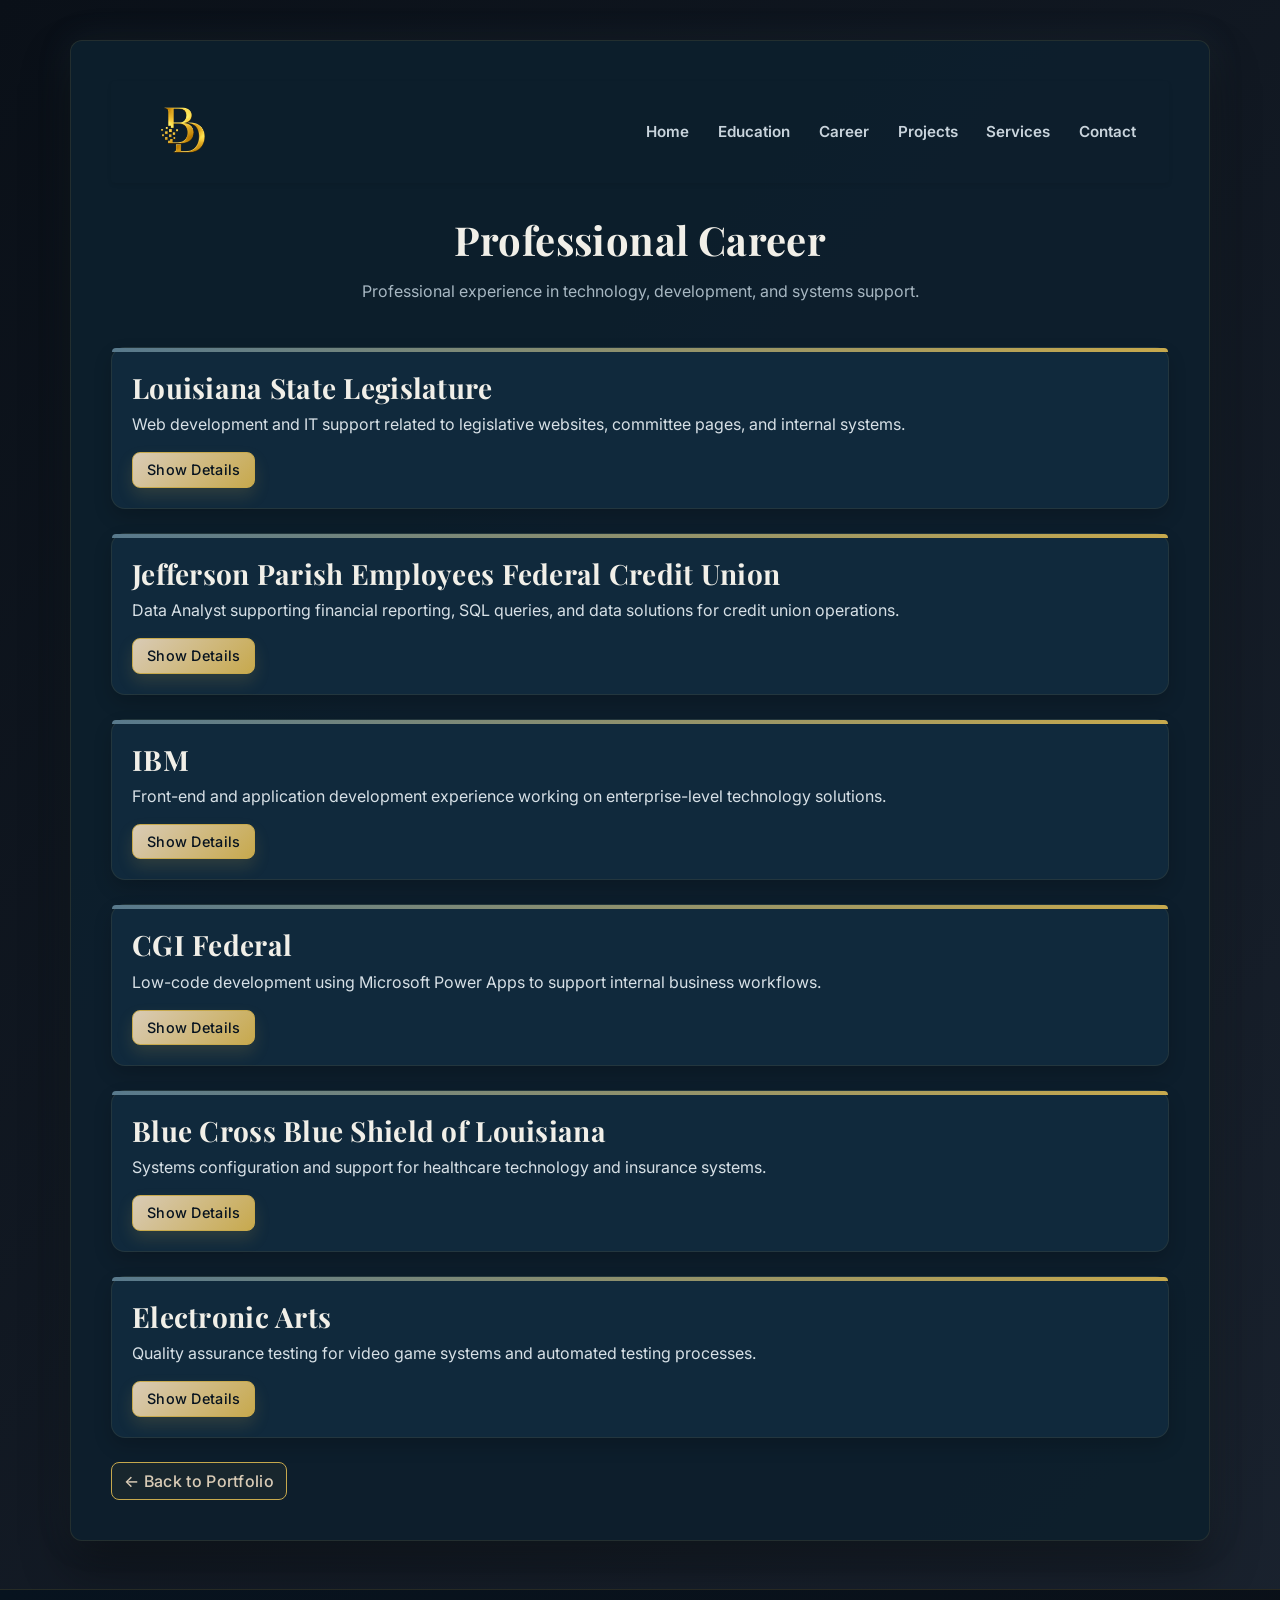
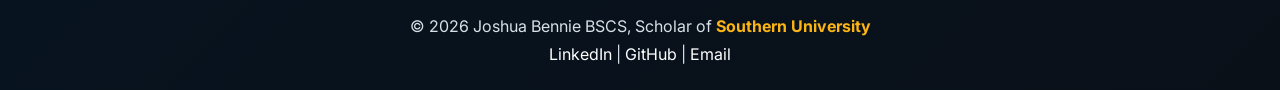
<file: career.html>
<!DOCTYPE html>
<html lang="en">
<head>
<meta charset="UTF-8">
<meta name="viewport" content="width=device-width, initial-scale=1.0">
<title>Professional Career | Joshua Bennie</title>


  <link rel="icon" type="image/png" sizes="512x512" href="images/branding/favicon-512.png">
  <link rel="apple-touch-icon" href="images/branding/favicon-512.png">
  <link
rel="stylesheet"
href="https://cdn.jsdelivr.net/npm/bootstrap@4.6.2/dist/css/bootstrap.min.css"
>

<link rel="stylesheet" href="styles.css">
</head>

<body>

<div class="container main-container">

    <nav class="navbar navbar-expand-lg navbar-light bg-white rounded shadow-sm mb-4">

  <a class="navbar-brand brand-logo d-flex align-items-center" href="index.html" aria-label="Bennie's Digital Solutions home">
        <img
          src="images/branding/bd-mark.png"
          class="brand-logo__image"
          alt="Bennie's Digital Solutions mark"
        >
      </a>

  <button
    class="navbar-toggler"
    type="button"
    data-toggle="collapse"
    data-target="#mainNavbar"
    aria-controls="mainNavbar"
    aria-expanded="false"
    aria-label="Toggle navigation"
  >
    <span class="navbar-toggler-icon"></span>
  </button>

  <div class="collapse navbar-collapse" id="mainNavbar">
    <ul class="navbar-nav ml-auto">

      <li class="nav-item">
        <a class="nav-link" href="index.html">Home</a>
      </li>

      <li class="nav-item">
        <a class="nav-link" href="education.html">Education</a>
      </li>

      <li class="nav-item">
        <a class="nav-link" href="career.html">Career</a>
      </li>

      <li class="nav-item">
        <a class="nav-link" href="projects.html">Projects</a>
      </li>

      <li class="nav-item">
        <a class="nav-link" href="services.html">Services</a>
      </li>

      <li class="nav-item">
        <a class="nav-link" href="mailto:joshua.abennie@gmail.com">
          Contact
        </a>
      </li>

    </ul>
  </div>

</nav>

<header class="mb-4 text-center">
<h1 class="mb-3">Professional Career</h1>
<p class="text-muted mb-0">
Professional experience in technology, development, and systems support.
</p>
</header>

<main>

<div class="card mb-4">
<div class="card-body">

<h3>Louisiana State Legislature</h3>
<p>
Web development and IT support related to legislative websites, committee pages, and internal systems.
</p>

<button class="btn btn-primary"
type="button"
data-toggle="collapse"
data-target="#legislatureDetails">

Show Details
</button>

<div class="collapse mt-3" id="legislatureDetails">
<div class="card card-body detail-box">
<ul class="mb-0">
<li>Maintained and supported legislative web pages and committee documentation.</li>
<li>Worked with database queries and backend systems to support public-facing content.</li>
<li>Assisted with technical updates and system improvements for legislative platforms.</li>
</ul>
</div>
</div>

</div>
</div>


<div class="card mb-4">
  <div class="card-body">

    <h3>Jefferson Parish Employees Federal Credit Union</h3>
    <p>
      Data Analyst supporting financial reporting, SQL queries, and data solutions
      for credit union operations.
    </p>

    <button
      class="btn btn-primary"
      type="button"
      data-toggle="collapse"
      data-target="#jpefcuDetails"
      aria-expanded="false"
      aria-controls="jpefcuDetails"
    >
      Show Details
    </button>

    <div class="collapse mt-3" id="jpefcuDetails">
      <div class="card card-body detail-box">
        <ul class="mb-0">
          <li>Developed SQL queries and reports using Symitar and PowerOn.</li>
          <li>Built operational and regulatory reports for membership and loan data.</li>
          <li>Analyzed financial system data to support internal decision-making.</li>
          <li>Worked with ARCU database views to extract and validate financial information.</li>
          <li>Improved reporting accuracy and data accessibility for internal teams.</li>
        </ul>
      </div>
    </div>

  </div>
</div>


<div class="card mb-4">
<div class="card-body">

<h3>IBM</h3>
<p>
Front-end and application development experience working on enterprise-level technology solutions.
</p>

<button class="btn btn-primary"
type="button"
data-toggle="collapse"
data-target="#ibmDetails">

Show Details
</button>

<div class="collapse mt-3" id="ibmDetails">
<div class="card card-body detail-box">
<ul class="mb-0">
<li>Developed front-end components using modern web technologies.</li>
<li>Collaborated with development teams on enterprise application features.</li>
<li>Supported debugging, testing, and deployment of application updates.</li>
</ul>
</div>
</div>

</div>
</div>


<div class="card mb-4">
<div class="card-body">

<h3>CGI Federal</h3>
<p>
Low-code development using Microsoft Power Apps to support internal business workflows.
</p>

<button class="btn btn-primary"
type="button"
data-toggle="collapse"
data-target="#cgiDetails">

Show Details
</button>

<div class="collapse mt-3" id="cgiDetails">
<div class="card card-body detail-box">
<ul class="mb-0">
<li>Designed business applications using Microsoft Power Apps.</li>
<li>Translated business requirements into functional application designs.</li>
<li>Worked with teams to streamline internal workflows using low-code tools.</li>
</ul>
</div>
</div>

</div>
</div>


<div class="card mb-4">
<div class="card-body">

<h3>Blue Cross Blue Shield of Louisiana</h3>
<p>
Systems configuration and support for healthcare technology and insurance systems.
</p>

<button class="btn btn-primary"
type="button"
data-toggle="collapse"
data-target="#bcbsDetails">

Show Details
</button>

<div class="collapse mt-3" id="bcbsDetails">
<div class="card card-body detail-box">
<ul class="mb-0">
<li>Configured and maintained system components supporting healthcare applications.</li>
<li>Supported internal teams with technical troubleshooting and system updates.</li>
<li>Worked with sensitive insurance and patient-related system data.</li>
</ul>
</div>
</div>

</div>
</div>


<div class="card mb-4">
<div class="card-body">

<h3>Electronic Arts</h3>
<p>
Quality assurance testing for video game systems and automated testing processes.
</p>

<button class="btn btn-primary"
type="button"
data-toggle="collapse"
data-target="#eaDetails">

Show Details
</button>

<div class="collapse mt-3" id="eaDetails">
<div class="card card-body detail-box">
<ul class="mb-0">
<li>Performed quality assurance testing on game builds.</li>
<li>Logged bugs and system issues during gameplay testing.</li>
<li>Worked with development teams to identify and reproduce defects.</li>
</ul>
</div>
</div>

</div>
</div>


<a href="index.html" class="btn btn-outline-primary">← Back to Portfolio</a>

</main>

</div>

<footer class="bg-dark text-white mt-5 py-4">
  <div class="container text-center">
    <p class="mb-1">&copy; 2026 Joshua Bennie BSCS, Scholar of <span class="school-link-su">Southern University</span></p>
    <p class="mb-0">
      <a href="https://www.linkedin.com/in/joshua-bennie-558bb122a/" target="_blank" class="text-white">LinkedIn</a>
      |
      <a href="https://github.com/your-github" target="_blank" class="text-white">GitHub</a>
      |
      <a href="mailto:joshua.abennie@gmail.com" class="text-white">Email</a>
    </p>
  </div>
</footer>

<script src="https://cdn.jsdelivr.net/npm/jquery@3.5.1/dist/jquery.slim.min.js"></script>
<script src="https://cdn.jsdelivr.net/npm/bootstrap@4.6.2/dist/js/bootstrap.bundle.min.js"></script>

</body>
</html>
</file>
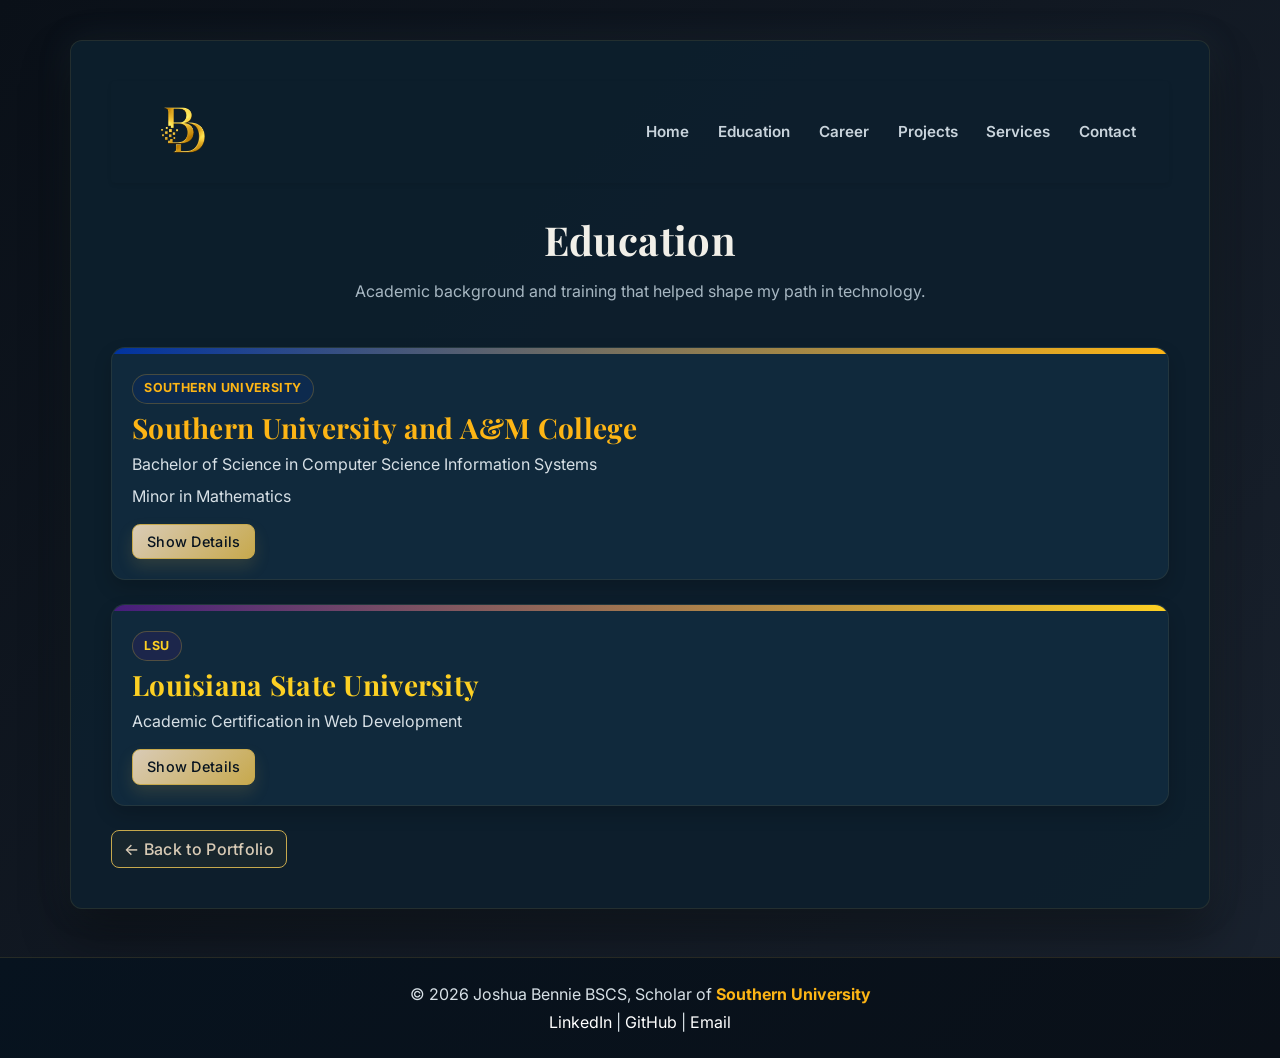
<file: education.html>
<!DOCTYPE html>
<html lang="en">
<head>
  <meta charset="UTF-8">
  <meta name="viewport" content="width=device-width, initial-scale=1.0">
  <title>Education | Joshua Bennie</title>


  <link rel="icon" type="image/png" sizes="512x512" href="images/branding/favicon-512.png">
  <link rel="apple-touch-icon" href="images/branding/favicon-512.png">
  <link
    rel="stylesheet"
    href="https://cdn.jsdelivr.net/npm/bootstrap@4.6.2/dist/css/bootstrap.min.css"
  >

  <link rel="stylesheet" href="styles.css">
</head>

<body>

  <div class="container main-container">

    <nav class="navbar navbar-expand-lg navbar-light bg-white rounded shadow-sm mb-4">

  <a class="navbar-brand brand-logo d-flex align-items-center" href="index.html" aria-label="Bennie's Digital Solutions home">
        <img
          src="images/branding/bd-mark.png"
          class="brand-logo__image"
          alt="Bennie's Digital Solutions mark"
        >
      </a>

  <button
    class="navbar-toggler"
    type="button"
    data-toggle="collapse"
    data-target="#mainNavbar"
    aria-controls="mainNavbar"
    aria-expanded="false"
    aria-label="Toggle navigation"
  >
    <span class="navbar-toggler-icon"></span>
  </button>

  <div class="collapse navbar-collapse" id="mainNavbar">
    <ul class="navbar-nav ml-auto">

      <li class="nav-item">
        <a class="nav-link" href="index.html">Home</a>
      </li>

      <li class="nav-item">
        <a class="nav-link" href="education.html">Education</a>
      </li>

      <li class="nav-item">
        <a class="nav-link" href="career.html">Career</a>
      </li>

      <li class="nav-item">
        <a class="nav-link" href="projects.html">Projects</a>
      </li>

      <li class="nav-item">
        <a class="nav-link" href="services.html">Services</a>
      </li>

      <li class="nav-item">
        <a class="nav-link" href="mailto:joshua.abennie@gmail.com">
          Contact
        </a>
      </li>

    </ul>
  </div>

</nav>

    <header class="mb-4 text-center">
      <h1 class="mb-3">Education</h1>
      <p class="text-muted mb-0">
        Academic background and training that helped shape my path in technology.
      </p>
    </header>

    <main>

      <div class="card school-card school-su mb-4">
        <div class="card-body">
          <span class="school-label school-label-su mb-2">Southern University</span>
          <h3 class="school-name-su">Southern University and A&amp;M College</h3>
          <p class="mb-2">
            Bachelor of Science in Computer Science Information Systems
          </p>
          <p class="mb-3">
            Minor in Mathematics
          </p>

          <button
            class="btn btn-primary"
            type="button"
            data-toggle="collapse"
            data-target="#southernDetails"
            aria-expanded="false"
            aria-controls="southernDetails"
          >
            Show Details
          </button>

          <div class="collapse mt-3" id="southernDetails">
            <div class="card card-body bg-light">
              <ul class="mb-0">
                <li>Completed a Bachelor of Science in Computer Science Information Systems.</li>
                <li>Built a foundation in programming, systems analysis, and technical problem-solving.</li>
                <li>Strengthened analytical skills through a Minor in Mathematics.</li>
                <li>Developed academic preparation for software, data, and systems-focused work.</li>
              </ul>
            </div>
          </div>
        </div>
      </div>

      <div class="card school-card school-lsu mb-4">
        <div class="card-body">
          <span class="school-label school-label-lsu mb-2">LSU</span>
          <h3 class="school-name-lsu">Louisiana State University</h3>
          <p class="mb-3">
            Academic Certification in Web Development
          </p>

          <button
            class="btn btn-primary"
            type="button"
            data-toggle="collapse"
            data-target="#lsuDetails"
            aria-expanded="false"
            aria-controls="lsuDetails"
          >
            Show Details
          </button>

          <div class="collapse mt-3" id="lsuDetails">
            <div class="card card-body bg-light">
              <ul class="mb-0">
                <li>Completed academic training in web development.</li>
                <li>Strengthened knowledge of front-end structure and design concepts.</li>
                <li>Built skills in creating and styling responsive web interfaces.</li>
                <li>Added practical web-focused training to a broader computer science background.</li>
              </ul>
            </div>
          </div>
        </div>
      </div>

      <a href="index.html" class="btn btn-outline-primary">&larr; Back to Portfolio</a>

    </main>

  </div>

  <footer class="bg-dark text-white mt-5 py-4">
  <div class="container text-center">
    <p class="mb-1">&copy; 2026 Joshua Bennie BSCS, Scholar of <span class="school-link-su">Southern University</span></p>
    <p class="mb-0">
      <a href="https://www.linkedin.com/in/joshua-bennie-558bb122a/" target="_blank" class="text-white">LinkedIn</a>
      |
      <a href="https://github.com/your-github" target="_blank" class="text-white">GitHub</a>
      |
      <a href="mailto:joshua.abennie@gmail.com" class="text-white">Email</a>
    </p>
  </div>
</footer>

  <script src="https://cdn.jsdelivr.net/npm/jquery@3.5.1/dist/jquery.slim.min.js"></script>
  <script src="https://cdn.jsdelivr.net/npm/bootstrap@4.6.2/dist/js/bootstrap.bundle.min.js"></script>

</body>
</html>
</file>
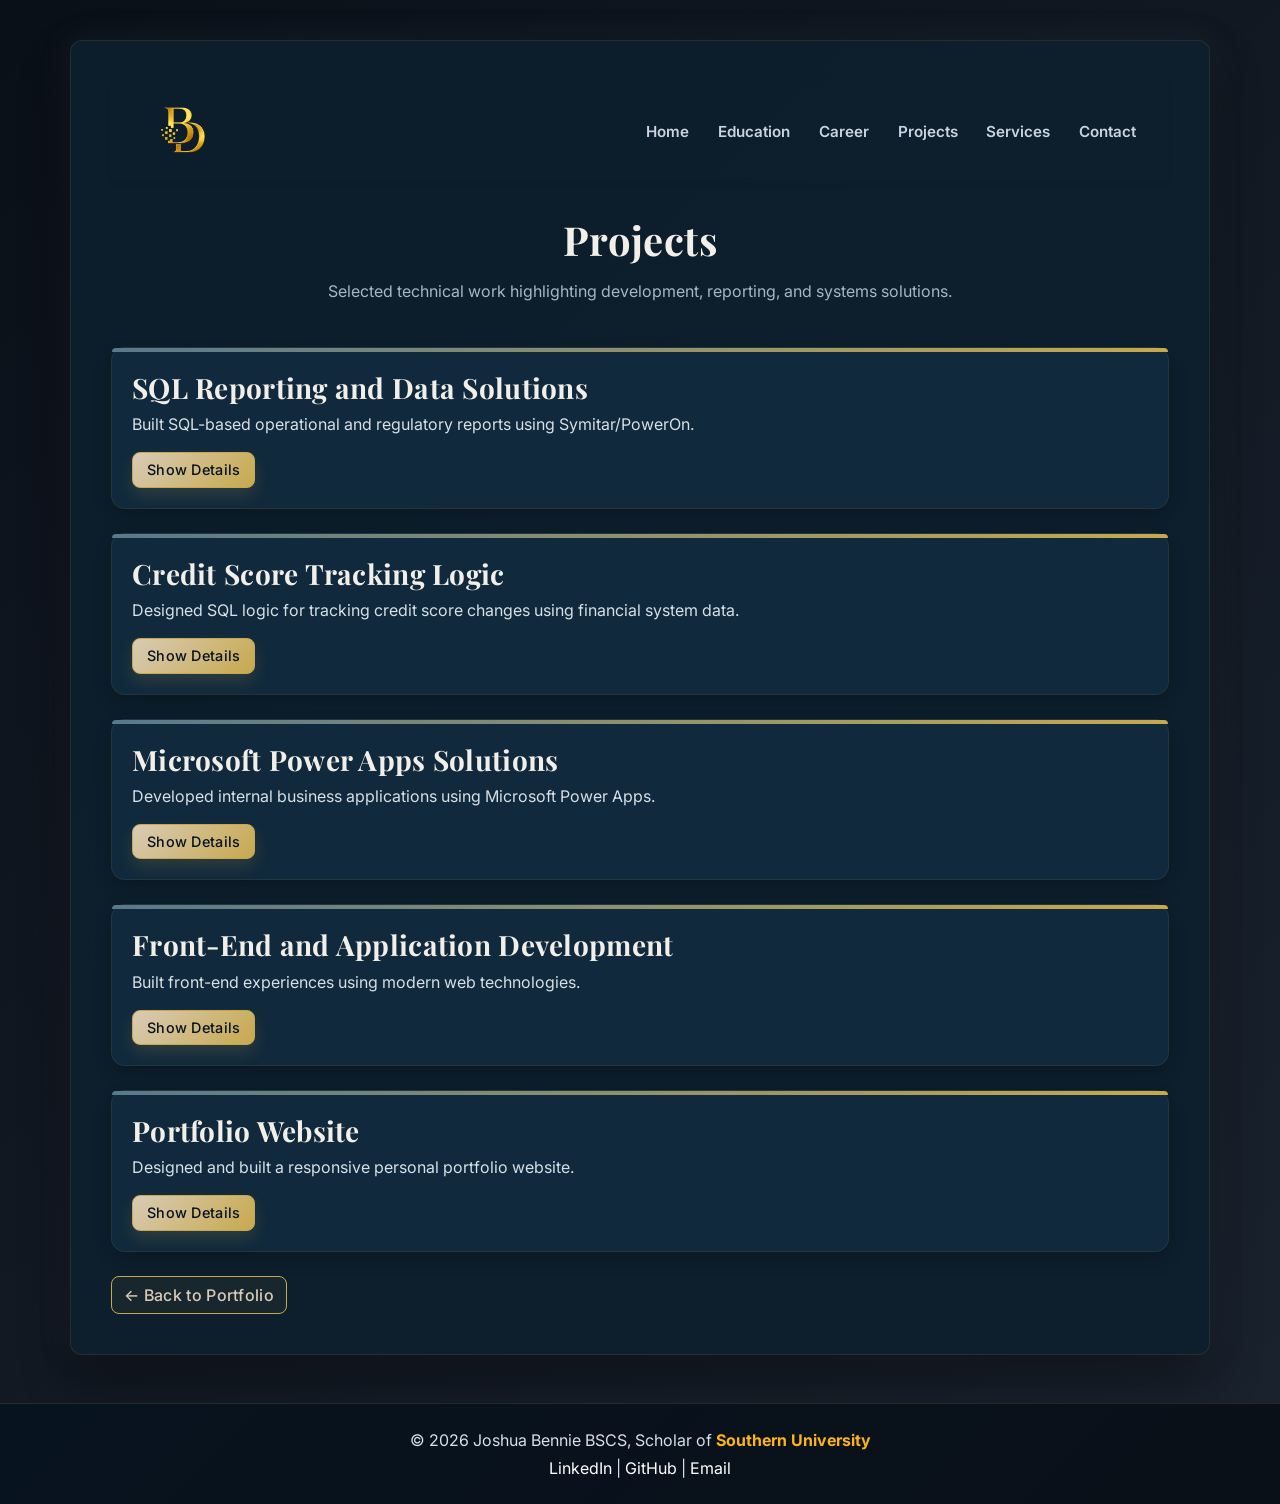
<file: projects.html>
<!DOCTYPE html>
<html lang="en">
<head>
<meta charset="UTF-8">
<meta name="viewport" content="width=device-width, initial-scale=1.0">
<title>Projects | Joshua Bennie</title>


  <link rel="icon" type="image/png" sizes="512x512" href="images/branding/favicon-512.png">
  <link rel="apple-touch-icon" href="images/branding/favicon-512.png">
  <link
rel="stylesheet"
href="https://cdn.jsdelivr.net/npm/bootstrap@4.6.2/dist/css/bootstrap.min.css"
>

<link rel="stylesheet" href="styles.css">
</head>

<body>
    

<div class="container main-container">

    <nav class="navbar navbar-expand-lg navbar-light bg-white rounded shadow-sm mb-4">

  <a class="navbar-brand brand-logo d-flex align-items-center" href="index.html" aria-label="Bennie's Digital Solutions home">
        <img
          src="images/branding/bd-mark.png"
          class="brand-logo__image"
          alt="Bennie's Digital Solutions mark"
        >
      </a>

  <button
    class="navbar-toggler"
    type="button"
    data-toggle="collapse"
    data-target="#mainNavbar"
    aria-controls="mainNavbar"
    aria-expanded="false"
    aria-label="Toggle navigation"
  >
    <span class="navbar-toggler-icon"></span>
  </button>

  <div class="collapse navbar-collapse" id="mainNavbar">
    <ul class="navbar-nav ml-auto">

      <li class="nav-item">
        <a class="nav-link" href="index.html">Home</a>
      </li>

      <li class="nav-item">
        <a class="nav-link" href="education.html">Education</a>
      </li>

      <li class="nav-item">
        <a class="nav-link" href="career.html">Career</a>
      </li>

      <li class="nav-item">
        <a class="nav-link" href="projects.html">Projects</a>
      </li>

      <li class="nav-item">
        <a class="nav-link" href="services.html">Services</a>
      </li>

      <li class="nav-item">
        <a class="nav-link" href="mailto:joshua.abennie@gmail.com">
          Contact
        </a>
      </li>

    </ul>
  </div>

</nav>

<header class="mb-4 text-center">
<h1 class="mb-3">Projects</h1>
<p class="text-muted mb-0">
Selected technical work highlighting development, reporting, and systems solutions.
</p>
</header>

<main>


<div class="card mb-4">
<div class="card-body">

<h3>SQL Reporting and Data Solutions</h3>
<p>
Built SQL-based operational and regulatory reports using Symitar/PowerOn.
</p>

<button class="btn btn-primary"
type="button"
data-toggle="collapse"
data-target="#sqlProject">

Show Details
</button>

<div class="collapse mt-3" id="sqlProject">
<div class="card card-body detail-box">
<ul class="mb-0">
<li>Developed advanced SQL queries across ARCU database views.</li>
<li>Generated operational reports including membership and loan data.</li>
<li>Created automated data extracts used for compliance and internal reporting.</li>
<li>Improved report efficiency and accuracy for financial system analysis.</li>
</ul>
</div>
</div>

</div>
</div>


<div class="card mb-4">
<div class="card-body">

<h3>Credit Score Tracking Logic</h3>
<p>
Designed SQL logic for tracking credit score changes using financial system data.
</p>

<button class="btn btn-primary"
type="button"
data-toggle="collapse"
data-target="#creditProject">

Show Details
</button>

<div class="collapse mt-3" id="creditProject">
<div class="card card-body detail-box">
<ul class="mb-0">
<li>Used ARCU Type-35 data to capture and analyze credit score updates.</li>
<li>Developed queries to monitor changes over time.</li>
<li>Helped support internal reporting accuracy for financial analytics.</li>
</ul>
</div>
</div>

</div>
</div>


<div class="card mb-4">
<div class="card-body">

<h3>Microsoft Power Apps Solutions</h3>
<p>
Developed internal business applications using Microsoft Power Apps.
</p>

<button class="btn btn-primary"
type="button"
data-toggle="collapse"
data-target="#powerAppsProject">

Show Details
</button>

<div class="collapse mt-3" id="powerAppsProject">
<div class="card card-body detail-box">
<ul class="mb-0">
<li>Designed responsive low-code applications for internal workflows.</li>
<li>Translated business requirements into functional application designs.</li>
<li>Improved operational efficiency through digital automation tools.</li>
</ul>
</div>
</div>

</div>
</div>


<div class="card mb-4">
<div class="card-body">

<h3>Front-End and Application Development</h3>
<p>
Built front-end experiences using modern web technologies.
</p>

<button class="btn btn-primary"
type="button"
data-toggle="collapse"
data-target="#frontendProject">

Show Details
</button>

<div class="collapse mt-3" id="frontendProject">
<div class="card card-body detail-box">
<ul class="mb-0">
<li>Developed interfaces using HTML, CSS, JavaScript, and Bootstrap.</li>
<li>Worked with React and PostgreSQL for application development.</li>
<li>Built responsive layouts and interactive UI components.</li>
</ul>
</div>
</div>

</div>
</div>


<div class="card mb-4">
<div class="card-body">

<h3>Portfolio Website</h3>
<p>
Designed and built a responsive personal portfolio website.
</p>

<button class="btn btn-primary"
type="button"
data-toggle="collapse"
data-target="#portfolioProject">

Show Details
</button>

<div class="collapse mt-3" id="portfolioProject">
<div class="card card-body detail-box">
<ul class="mb-0">
<li>Built with HTML, CSS, Bootstrap, and responsive design principles.</li>
<li>Created structured pages for education, career, and project highlights.</li>
<li>Implemented expandable sections for detailed content.</li>
</ul>
</div>
</div>

</div>
</div>


<a href="index.html" class="btn btn-outline-primary">← Back to Portfolio</a>

</main>

</div>

<footer class="bg-dark text-white mt-5 py-4">
  <div class="container text-center">
    <p class="mb-1">&copy; 2026 Joshua Bennie BSCS, Scholar of <span class="school-link-su">Southern University</span></p>
    <p class="mb-0">
      <a href="https://www.linkedin.com/in/joshua-bennie-558bb122a/" target="_blank" class="text-white">LinkedIn</a>
      |
      <a href="https://github.com/your-github" target="_blank" class="text-white">GitHub</a>
      |
      <a href="mailto:joshua.abennie@gmail.com" class="text-white">Email</a>
    </p>
  </div>
</footer>

<script src="https://cdn.jsdelivr.net/npm/jquery@3.5.1/dist/jquery.slim.min.js"></script>
<script src="https://cdn.jsdelivr.net/npm/bootstrap@4.6.2/dist/js/bootstrap.bundle.min.js"></script>

</body>
</html>
</file>
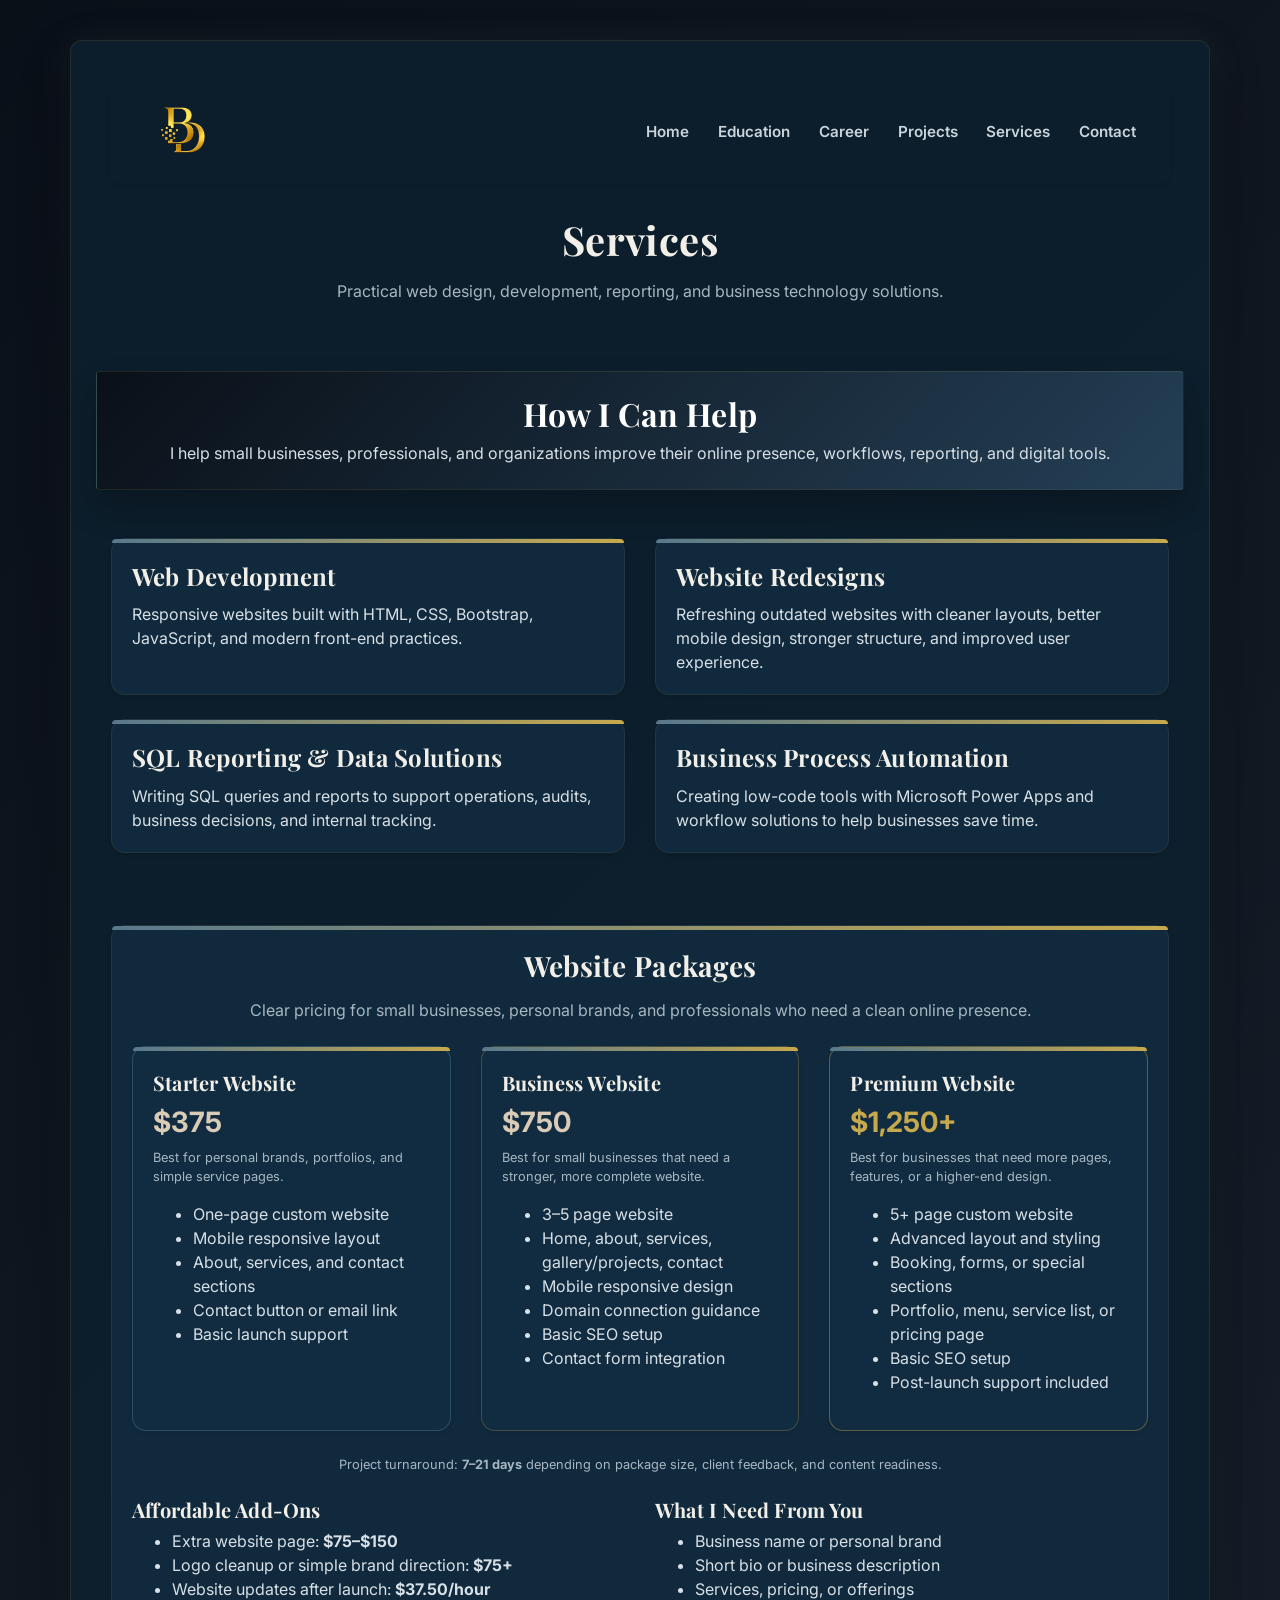
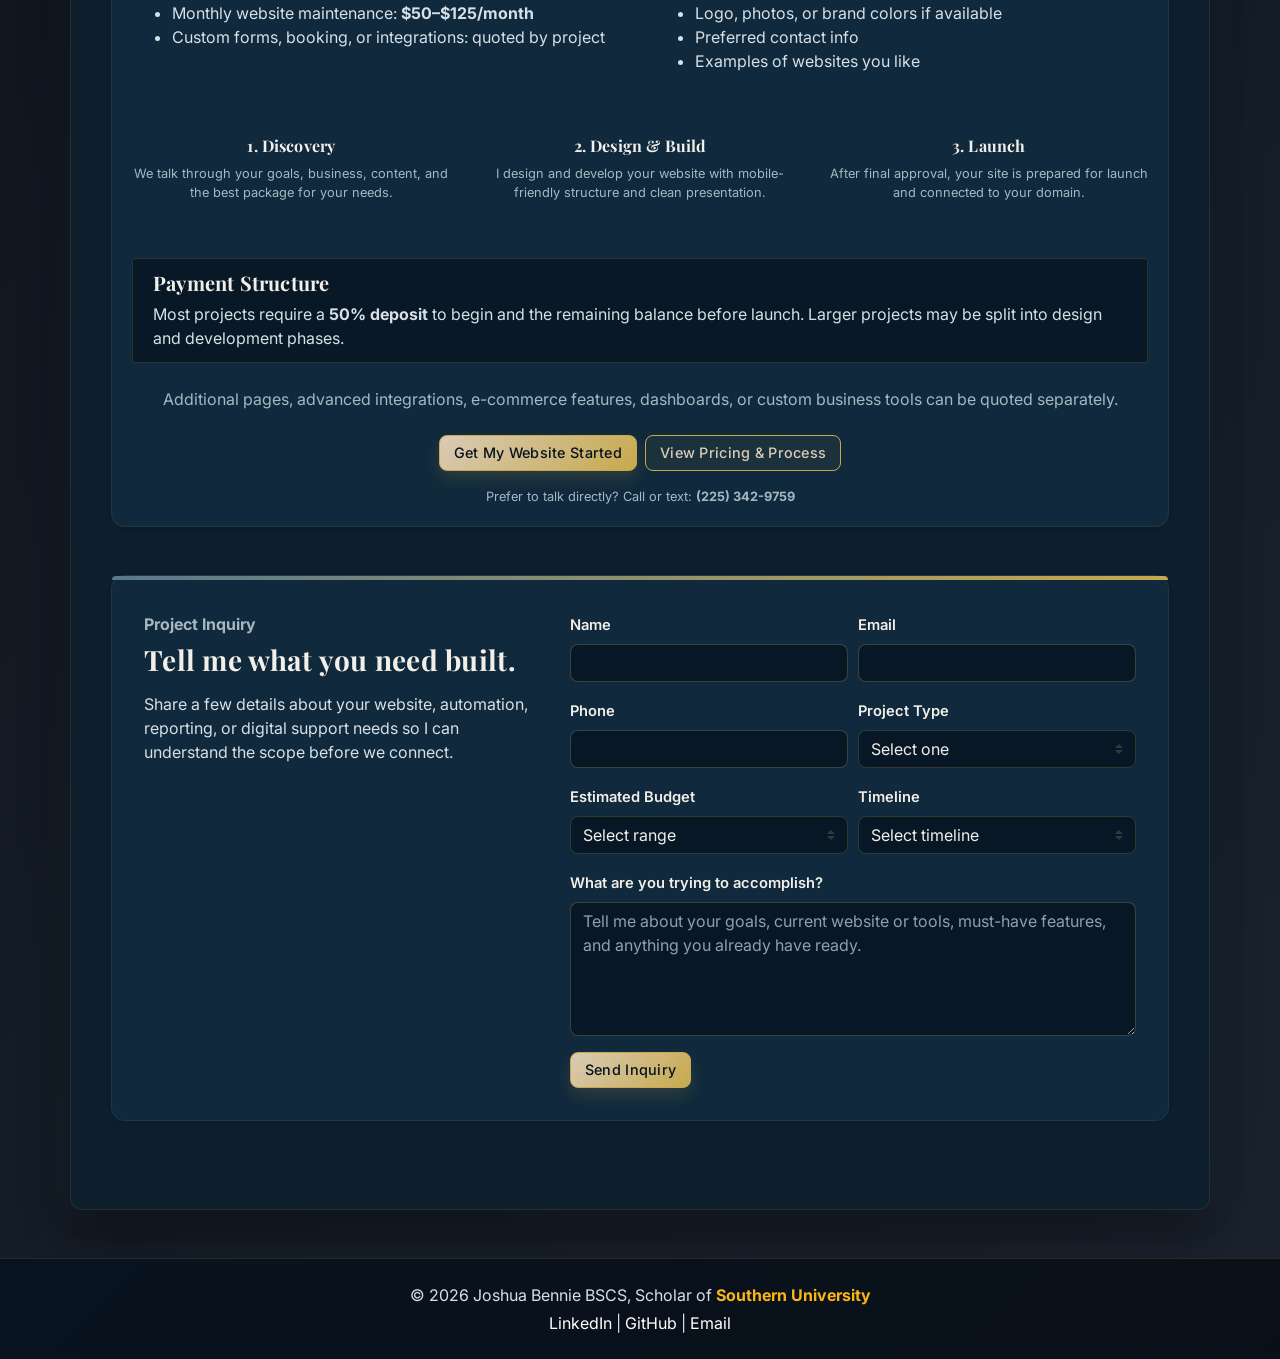
<file: services.html>
<!DOCTYPE html>
<html lang="en">
<head>
  <meta charset="UTF-8">
  <meta name="viewport" content="width=device-width, initial-scale=1.0">
  <title>Services | Joshua Bennie</title>


  <link rel="icon" type="image/png" sizes="512x512" href="images/branding/favicon-512.png">
  <link rel="apple-touch-icon" href="images/branding/favicon-512.png">
  <link
    rel="stylesheet"
    href="https://cdn.jsdelivr.net/npm/bootstrap@4.6.2/dist/css/bootstrap.min.css"
  >

  <link rel="stylesheet" href="styles.css">
</head>

<body>

  <div class="container main-container">

    <nav class="navbar navbar-expand-lg navbar-light bg-white rounded shadow-sm mb-4">
      <a class="navbar-brand brand-logo d-flex align-items-center" href="index.html" aria-label="Bennie's Digital Solutions home">
        <img
          src="images/branding/bd-mark.png"
          class="brand-logo__image"
          alt="Bennie's Digital Solutions mark"
        >
      </a>

      <button
        class="navbar-toggler"
        type="button"
        data-toggle="collapse"
        data-target="#mainNavbar"
        aria-controls="mainNavbar"
        aria-expanded="false"
        aria-label="Toggle navigation"
      >
        <span class="navbar-toggler-icon"></span>
      </button>

      <div class="collapse navbar-collapse" id="mainNavbar">
        <ul class="navbar-nav ml-auto">

          <li class="nav-item">
            <a class="nav-link" href="index.html">Home</a>
          </li>

          <li class="nav-item">
            <a class="nav-link" href="education.html">Education</a>
          </li>

          <li class="nav-item">
            <a class="nav-link" href="career.html">Career</a>
          </li>

          <li class="nav-item">
            <a class="nav-link" href="projects.html">Projects</a>
          </li>

          <li class="nav-item active">
            <a class="nav-link" href="services.html">Services</a>
          </li>

          <li class="nav-item">
            <a class="nav-link" href="mailto:joshua.abennie@gmail.com">
              Contact
            </a>
          </li>

        </ul>
      </div>
    </nav>

    <header class="mb-5 text-center">
      <h1 class="mb-3">Services</h1>
      <p class="text-muted mb-0">
        Practical web design, development, reporting, and business technology solutions.
      </p>
    </header>

    <main>

      <div class="row">
        <div class="col-12 bg-primary text-white py-4 px-3 rounded mb-5">
          <h2 class="text-center">How I Can Help</h2>
          <p class="text-center mb-0">
            I help small businesses, professionals, and organizations improve their online presence, workflows, reporting, and digital tools.
          </p>
        </div>
      </div>

      <div class="row">

        <div class="col-md-6 col-12 mb-4">
          <div class="card h-100 shadow-sm">
            <div class="card-body">
              <h4 class="card-title">Web Development</h4>
              <p class="card-text">
                Responsive websites built with HTML, CSS, Bootstrap, JavaScript, and modern front-end practices.
              </p>
            </div>
          </div>
        </div>

        <div class="col-md-6 col-12 mb-4">
          <div class="card h-100 shadow-sm">
            <div class="card-body">
              <h4 class="card-title">Website Redesigns</h4>
              <p class="card-text">
                Refreshing outdated websites with cleaner layouts, better mobile design, stronger structure, and improved user experience.
              </p>
            </div>
          </div>
        </div>

        <div class="col-md-6 col-12 mb-4">
          <div class="card h-100 shadow-sm">
            <div class="card-body">
              <h4 class="card-title">SQL Reporting & Data Solutions</h4>
              <p class="card-text">
                Writing SQL queries and reports to support operations, audits, business decisions, and internal tracking.
              </p>
            </div>
          </div>
        </div>

        <div class="col-md-6 col-12 mb-4">
          <div class="card h-100 shadow-sm">
            <div class="card-body">
              <h4 class="card-title">Business Process Automation</h4>
              <p class="card-text">
                Creating low-code tools with Microsoft Power Apps and workflow solutions to help businesses save time.
              </p>
            </div>
          </div>
        </div>

      </div>

      <section class="mt-5">
        <div class="card shadow-sm">
          <div class="card-body text-center">

            <h3 class="mb-3">Website Packages</h3>

            <p class="text-muted mb-4">
              Clear pricing for small businesses, personal brands, and professionals who need a clean online presence.
            </p>

            <div class="row text-left">

              <div class="col-md-4 mb-4">
                <div class="card h-100 border-primary shadow-sm">
                  <div class="card-body">
                    <h5 class="card-title">Starter Website</h5>
                    <p class="h3 text-primary"><strong>$375</strong></p>
                    <p class="text-muted small">Best for personal brands, portfolios, and simple service pages.</p>
                    <ul>
                      <li>One-page custom website</li>
                      <li>Mobile responsive layout</li>
                      <li>About, services, and contact sections</li>
                      <li>Contact button or email link</li>
                      <li>Basic launch support</li>
                    </ul>
                  </div>
                </div>
              </div>

              <div class="col-md-4 mb-4">
                <div class="card h-100 border-success shadow-sm">
                  <div class="card-body">
                    <h5 class="card-title">Business Website</h5>
                    <p class="h3 text-success"><strong>$750</strong></p>
                    <p class="text-muted small">Best for small businesses that need a stronger, more complete website.</p>
                    <ul>
                      <li>3&ndash;5 page website</li>
                      <li>Home, about, services, gallery/projects, contact</li>
                      <li>Mobile responsive design</li>
                      <li>Domain connection guidance</li>
                      <li>Basic SEO setup</li>
                      <li>Contact form integration</li>
                    </ul>
                  </div>
                </div>
              </div>

              <div class="col-md-4 mb-4">
                <div class="card h-100 border-warning shadow-sm">
                  <div class="card-body">
                    <h5 class="card-title">Premium Website</h5>
                    <p class="h3 text-warning"><strong>$1,250+</strong></p>
                    <p class="text-muted small">Best for businesses that need more pages, features, or a higher-end design.</p>
                    <ul>
                      <li>5+ page custom website</li>
                      <li>Advanced layout and styling</li>
                      <li>Booking, forms, or special sections</li>
                      <li>Portfolio, menu, service list, or pricing page</li>
                      <li>Basic SEO setup</li>
                      <li>Post-launch support included</li>
                    </ul>
                  </div>
                </div>
              </div>

            </div>

            <p class="text-muted small mb-4">
              Project turnaround: <strong>7&ndash;21 days</strong> depending on package size, client feedback, and content readiness.
            </p>

            <div class="row text-left mt-4">

              <div class="col-md-6 mb-4">
                <h5>Affordable Add-Ons</h5>
                <ul>
                  <li>Extra website page: <strong>$75&ndash;$150</strong></li>
                  <li>Logo cleanup or simple brand direction: <strong>$75+</strong></li>
                  <li>Website updates after launch: <strong>$37.50/hour</strong></li>
                  <li>Monthly website maintenance: <strong>$50&ndash;$125/month</strong></li>
                  <li>Custom forms, booking, or integrations: quoted by project</li>
                </ul>
              </div>

              <div class="col-md-6 mb-4">
                <h5>What I Need From You</h5>
                <ul>
                  <li>Business name or personal brand</li>
                  <li>Short bio or business description</li>
                  <li>Services, pricing, or offerings</li>
                  <li>Logo, photos, or brand colors if available</li>
                  <li>Preferred contact info</li>
                  <li>Examples of websites you like</li>
                </ul>
              </div>

            </div>

            <div class="row text-center mt-4">

              <div class="col-md-4 mb-3">
                <h6>1. Discovery</h6>
                <p class="small text-muted">
                  We talk through your goals, business, content, and the best package for your needs.
                </p>
              </div>

              <div class="col-md-4 mb-3">
                <h6>2. Design & Build</h6>
                <p class="small text-muted">
                  I design and develop your website with mobile-friendly structure and clean presentation.
                </p>
              </div>

              <div class="col-md-4 mb-3">
                <h6>3. Launch</h6>
                <p class="small text-muted">
                  After final approval, your site is prepared for launch and connected to your domain.
                </p>
              </div>

            </div>

            <div class="alert alert-light border mt-4 mb-4 text-left">
              <h5 class="mb-2">Payment Structure</h5>
              <p class="mb-0">
                Most projects require a <strong>50% deposit</strong> to begin and the remaining balance before launch.
                Larger projects may be split into design and development phases.
              </p>
            </div>

            <p class="text-muted mb-4">
              Additional pages, advanced integrations, e-commerce features, dashboards, or custom business tools can be quoted separately.
            </p>

            <div class="d-flex flex-column flex-md-row justify-content-center">

              <a href="mailto:joshua.abennie@gmail.com?subject=Website%20Inquiry"
                 class="btn btn-primary mr-md-2 mb-2 mb-md-0">
                Get My Website Started
              </a>

              <a href="Website_Client_Brochure_.pdf" target="_blank"
                 class="btn btn-outline-primary">
                View Pricing & Process
              </a>

            </div>

            <p class="small text-muted mt-3 mb-0">
              Prefer to talk directly? Call or text: <strong>(225) 342-9759</strong>
            </p>

          </div>
        </div>
      </section>


      <section class="inquiry-section mt-5" id="project-inquiry">
        <div class="card inquiry-form-card shadow-sm">
          <div class="card-body">
            <div class="row align-items-start">
              <div class="col-lg-5 mb-4 mb-lg-0">
                <p class="text-muted font-weight-bold mb-2">Project Inquiry</p>
                <h3 class="mb-3">Tell me what you need built.</h3>
                <p class="mb-0">
                  Share a few details about your website, automation, reporting, or digital support needs so I can understand the scope before we connect.
                </p>
              </div>

              <div class="col-lg-7">
                <form class="inquiry-form" action="mailto:joshua.abennie@gmail.com?subject=Project%20Inquiry" method="post" enctype="text/plain">
                  <div class="form-row">
                    <div class="form-group col-md-6">
                      <label for="inquiry-name">Name</label>
                      <input type="text" class="form-control" id="inquiry-name" name="Name" autocomplete="name" required>
                    </div>
                    <div class="form-group col-md-6">
                      <label for="inquiry-email">Email</label>
                      <input type="email" class="form-control" id="inquiry-email" name="Email" autocomplete="email" required>
                    </div>
                  </div>

                  <div class="form-row">
                    <div class="form-group col-md-6">
                      <label for="inquiry-phone">Phone</label>
                      <input type="tel" class="form-control" id="inquiry-phone" name="Phone" autocomplete="tel">
                    </div>
                    <div class="form-group col-md-6">
                      <label for="inquiry-service">Project Type</label>
                      <select class="custom-select" id="inquiry-service" name="Project Type" required>
                        <option value="">Select one</option>
                        <option>New website</option>
                        <option>Website redesign</option>
                        <option>Business automation</option>
                        <option>SQL, data, or reporting</option>
                        <option>General tech support</option>
                      </select>
                    </div>
                  </div>

                  <div class="form-row">
                    <div class="form-group col-md-6">
                      <label for="inquiry-budget">Estimated Budget</label>
                      <select class="custom-select" id="inquiry-budget" name="Estimated Budget">
                        <option value="">Select range</option>
                        <option>Under $500</option>
                        <option>$500 - $1,000</option>
                        <option>$1,000 - $2,500</option>
                        <option>$2,500+</option>
                        <option>Not sure yet</option>
                      </select>
                    </div>
                    <div class="form-group col-md-6">
                      <label for="inquiry-timeline">Timeline</label>
                      <select class="custom-select" id="inquiry-timeline" name="Timeline">
                        <option value="">Select timeline</option>
                        <option>As soon as possible</option>
                        <option>Within 2-4 weeks</option>
                        <option>Within 1-3 months</option>
                        <option>Still planning</option>
                      </select>
                    </div>
                  </div>

                  <div class="form-group">
                    <label for="inquiry-details">What are you trying to accomplish?</label>
                    <textarea class="form-control" id="inquiry-details" name="Project Details" rows="5" placeholder="Tell me about your goals, current website or tools, must-have features, and anything you already have ready." required></textarea>
                  </div>

                  <button type="submit" class="btn btn-primary">Send Inquiry</button>
                </form>
              </div>
            </div>
          </div>
        </div>
      </section>

    </main>

  </div>

  <footer class="bg-dark text-white mt-5 py-4">
    <div class="container text-center">
      <p class="mb-1">&copy; 2026 Joshua Bennie BSCS, Scholar of <span class="school-link-su">Southern University</span></p>
      <p class="mb-0">
        <a href="https://www.linkedin.com/in/joshua-bennie-558bb122a/" target="_blank" class="text-white">LinkedIn</a>
        |
        <a href="https://github.com/your-github" target="_blank" class="text-white">GitHub</a>
        |
        <a href="mailto:joshua.abennie@gmail.com" class="text-white">Email</a>
      </p>
    </div>
  </footer>

  <script src="https://cdn.jsdelivr.net/npm/jquery@3.5.1/dist/jquery.slim.min.js"></script>
  <script src="https://cdn.jsdelivr.net/npm/bootstrap@4.6.2/dist/js/bootstrap.bundle.min.js"></script>

</body>
</html>
</file>
<file: styles.css>
@import url("https://fonts.googleapis.com/css2?family=Inter:wght@400;500;600;700;800&family=Playfair+Display:wght@600;700;800&display=swap");

/* ===============================
   GLOBAL PAGE STYLING
================================ */

img {
  max-width: 100%;
  height: auto;
}

html,
body {
  max-width: 100%;
  overflow-x: hidden;
}

body {
  background: linear-gradient(
    -45deg,
    #07131f,
    #0d1f2d,
    #132f43,
    #243f55,
    #1d2633,
    #0a1018
  );
  background-size: 600% 600%;
  animation: gradientMove 8s ease infinite;
  min-height: 100vh;
  font-family: "Inter", "Segoe UI", Tahoma, Geneva, Verdana, sans-serif;
}

@keyframes gradientMove {
  0% {
    background-position: 0% 50%;
  }
  25% {
    background-position: 50% 100%;
  }
  50% {
    background-position: 100% 50%;
  }
  75% {
    background-position: 50% 0%;
  }
  100% {
    background-position: 0% 50%;
  }
}

/* ===============================
   MAIN LAYOUT
================================ */

.main-container {
  background: rgba(13, 31, 45, 0.94);
  padding: clamp(1rem, 4vw, 40px);
  border-radius: 12px;
  border: 1px solid rgba(199, 169, 77, 0.12);
  box-shadow:
    0 24px 48px rgba(0, 0, 0, 0.42),
    0 0 36px rgba(88, 121, 140, 0.12);
  margin-top: 40px;
  margin-bottom: 40px;
}

header {
  padding: 10px 10px 20px;
}

main section {
  margin-bottom: 3rem;
}

/* ===============================
   NAVBAR - REDESIGNED
================================ */

.navbar {
  background: transparent !important;
  border: 1px solid transparent;
  border-radius: 16px;
  padding: 1rem 1.1rem;
  box-shadow: none;
  backdrop-filter: none;
}

.navbar-brand {
  color: #f1efe8 !important;
  font-weight: 800;
  letter-spacing: 0.03em;
  position: relative;
  display: inline-flex;
  align-items: center;
  padding: 0;
}

.navbar-brand::before {
  content: none;
}

.brand-logo__image {
  display: block;
  width: auto;
  height: 68px;
  max-width: 280px;
  object-fit: contain;
}
.navbar-toggler {
  border: 1px solid rgba(199, 169, 77, 0.22);
  border-radius: 10px;
  padding: 0.45rem 0.6rem;
}

.navbar-light .navbar-toggler-icon {
  filter: invert(1) brightness(1.8);
}

.navbar-toggler:focus {
  box-shadow: 0 0 0 0.2rem rgba(88, 121, 140, 0.18);
}

.nav-link {
  color: #c9d4dc !important;
  font-weight: 600;
  font-size: 0.95rem;
  border-radius: 999px;
  padding: 0.5rem 0.82rem !important;
  margin: 0 0.08rem;
  position: relative;
  transition:
    color 0.25s ease,
    background-color 0.25s ease,
    transform 0.25s ease,
    box-shadow 0.25s ease;
}

.nav-link:hover {
  color: #ffffff !important;
  background: rgba(199, 169, 77, 0.12);
  transform: translateY(-1px);
}

.nav-link.active {
  color: #07131f !important;
  font-weight: 700;
  background: linear-gradient(135deg, #d9cbb6, #c7a94d);
  border-bottom: none;
  box-shadow: 0 8px 18px rgba(199, 169, 77, 0.18);
}

.nav-link.active:hover {
  color: #07131f !important;
  background: linear-gradient(135deg, #f1efe8, #c7a94d);
}

/* ===============================
   HERO SECTION
================================ */

.hero-image {
  width: 210px;
  height: 210px;
  aspect-ratio: 1 / 1;
  border-radius: 12px;
  border: 5px solid rgba(241, 239, 232, 0.9);
  object-fit: cover;
  object-position: center 8%;
  display: block;
  margin: 0 auto;
  box-shadow:
    0 14px 28px rgba(0, 0, 0, 0.34),
    0 0 18px rgba(255, 255, 255, 0.10),
    0 0 34px rgba(199, 169, 77, 0.18);
}

h1,
h2,
h3,
h4,
h5,
h6 {
  color: #f1efe8;
  font-family: "Playfair Display", Georgia, "Times New Roman", serif;
  font-weight: 700;
  letter-spacing: 0.01em;
  line-height: 1.15;
}

.navbar-brand,
.btn,
.badge,
.school-label {
  letter-spacing: 0.02em;
}

p,
li,
.card-text,
.lead {
  color: #d7e0e6;
}

.text-muted {
  color: #a7b7c2 !important;
}

.badge-light {
  color: #f1efe8;
  background: rgba(241, 239, 232, 0.08);
  border: 1px solid rgba(199, 169, 77, 0.18);
}

/* ===============================
   HERO / HEADER TEXT
================================ */

header p {
  max-width: 700px;
  margin: 0 auto;
}

.home-page .main-container {
  max-width: 1120px;
}

.home-page .home-hero {
  padding: 8px 8px 12px;
}

.home-page .hero-row {
  min-height: 360px;
}

.home-page .hero-image {
  width: min(100%, 240px);
  height: min(calc(100vw - 2rem), 240px);
  aspect-ratio: 1 / 1;
  object-fit: cover;
  object-position: center 50%;
}

.home-page h1 {
  font-size: 3rem;
}

.home-page .lead {
  max-width: 560px;
}

.home-page .home-subtitle {
  font-size: 1.05rem;
  font-family: "Inter", "Segoe UI", Tahoma, Geneva, Verdana, sans-serif;
  font-weight: 600;
}

.home-page .hero-row .col-lg-7 p {
  margin-left: 0;
}

.home-page .home-section {
  margin-bottom: 3.5rem;
}

.home-page .home-brand-showcase {
  display: flex;
  justify-content: flex-start;
  padding: 0 0 1.25rem;
}

.home-page .home-brand-showcase--mobile {
  justify-content: center;
  padding: 0 0 1rem;
}

.home-brand-showcase__image {
  display: block;
  width: 100%;
  max-width: 500px;
  height: auto;
  object-fit: contain;
}

.home-brand-showcase--desktop .home-brand-showcase__image {
  transform: translateX(-8.5rem);
}

.home-brand-showcase--mobile .home-brand-showcase__image {
  max-width: 340px;
}
.home-page .focus-section {
  padding-top: 0.25rem;
}

.home-page .focus-card .card-body {
  display: flex;
  min-height: 168px;
  flex-direction: column;
  align-items: center;
  justify-content: center;
  padding: 1.65rem 1.35rem;
}

.home-page .section-icon {
  width: 2rem;
  height: 2rem;
  color: #d9cbb6;
  margin-bottom: 1rem;
  stroke-width: 1.8;
}

.home-page .focus-card .card-title {
  margin-bottom: 0.85rem;
}

.home-page .focus-card .card-text {
  margin-bottom: 0;
}

.home-page .clarity-section {
  padding-top: 0.25rem;
}

.home-page .clarity-section p {
  max-width: 680px;
}

.home-page .strengths-panel {
  height: 100%;
}

.home-page .strengths-panel p {
  align-items: center;
  border-bottom: 1px solid rgba(241, 239, 232, 0.10);
  display: flex;
  gap: 0.6rem;
  padding-bottom: 0.65rem;
}

.home-page .strengths-panel svg {
  flex: 0 0 auto;
  width: 1.1rem;
  height: 1.1rem;
  color: #d9cbb6;
}

.home-page .strengths-panel p:last-child {
  border-bottom: none;
  padding-bottom: 0;
}

.home-page .cta-section .bg-primary {
  padding-top: 2.25rem !important;
  padding-bottom: 2.25rem !important;
}

.hero-buttons .btn {
  margin-right: 10px;
  margin-bottom: 10px;
}

/* ===============================
   BUTTONS
================================ */

.btn {
  border-radius: 8px;
  font-weight: 500;
  align-items: center;
  display: inline-flex;
  gap: 0.45rem;
  justify-content: center;
}

.btn svg {
  width: 1rem;
  height: 1rem;
  stroke-width: 2.2;
}

.btn-primary {
  color: #07131f;
  background: linear-gradient(135deg, #d9cbb6, #c7a94d);
  border-color: #c7a94d;
  box-shadow: 0 8px 16px rgba(199, 169, 77, 0.16);
}

.btn-primary:hover {
  color: #07131f;
  background: linear-gradient(135deg, #f1efe8, #d0b461);
  border-color: #d0b461;
}

.btn-outline-primary {
  color: #d9cbb6;
  border-color: #c7a94d;
  background-color: rgba(199, 169, 77, 0.06);
}

.btn-outline-primary:hover {
  background-color: #c7a94d;
  border-color: #c7a94d;
  color: #07131f;
}

.btn-light {
  color: #07131f;
  background-color: #d9cbb6;
  border-color: #d9cbb6;
}

.btn-light:hover {
  color: #07131f;
  background-color: #f1efe8;
  border-color: #f1efe8;
}

.btn-outline-light {
  color: #f1efe8;
  border-color: rgba(241, 239, 232, 0.72);
}

.btn-outline-light:hover {
  color: #07131f;
  background-color: #f1efe8;
  border-color: #f1efe8;
}

.card .btn {
  padding: 6px 14px;
  font-size: 0.9rem;
}

/* ===============================
   FEATURE BANNER
================================ */

.bg-primary {
  background: linear-gradient(
    135deg,
    #0a1018,
    #243f55
  ) !important;
  border: 1px solid rgba(199, 169, 77, 0.12);
  box-shadow: 0 18px 32px rgba(0, 0, 0, 0.22);
}

.bg-primary h1,
.bg-primary h2,
.bg-primary h3,
.bg-primary h4,
.bg-primary h5,
.bg-primary h6 {
  color: #ffffff;
}

/* ===============================
   CARDS
================================ */

.card {
  background: rgba(19, 47, 67, 0.72);
  border: 1px solid rgba(199, 169, 77, 0.10);
  border-radius: 14px;
  box-shadow: 0 8px 18px rgba(0, 0, 0, 0.18);
  transition: 0.3s ease;
}

.card::before {
  content: "";
  display: block;
  height: 4px;
  border-radius: 14px 14px 0 0;
  background: linear-gradient(90deg, #58798c, #c7a94d);
}

.card:hover {
  transform: translateY(-6px);
  box-shadow: 0 14px 28px rgba(0, 0, 0, 0.28);
}

/* ===============================
   COLLAPSIBLE DETAIL BOXES
================================ */

.detail-box {
  background: rgba(7, 19, 31, 0.72);
  border-radius: 8px;
  border-left: 4px solid #c7a94d;
}

.bg-light {
  background-color: rgba(7, 19, 31, 0.72) !important;
}

.border-success {
  border-color: rgba(199, 169, 77, 0.28) !important;
}

.border-primary {
  border-color: rgba(88, 121, 140, 0.45) !important;
}

.border-warning {
  border-color: rgba(199, 169, 77, 0.42) !important;
}

.text-primary,
.text-success {
  color: #d9cbb6 !important;
}

.text-warning {
  color: #c7a94d !important;
}

.alert-light {
  color: #d7e0e6;
  background-color: rgba(7, 19, 31, 0.72);
  border-color: rgba(199, 169, 77, 0.18) !important;
}

.alert-light h5 {
  color: #f1efe8;
}


/* ===============================
   INQUIRY FORM
================================ */

.inquiry-form-card .card-body {
  padding: 2rem;
}

.inquiry-form label {
  color: #f1efe8;
  font-weight: 600;
  font-size: 0.92rem;
}

.inquiry-form .form-control,
.inquiry-form .custom-select {
  color: #f1efe8;
  background-color: rgba(7, 19, 31, 0.76);
  border: 1px solid rgba(199, 169, 77, 0.22);
  border-radius: 8px;
}

.inquiry-form .form-control:focus,
.inquiry-form .custom-select:focus {
  color: #f1efe8;
  background-color: rgba(7, 19, 31, 0.92);
  border-color: #c7a94d;
  box-shadow: 0 0 0 0.2rem rgba(199, 169, 77, 0.18);
}

.inquiry-form .form-control::placeholder {
  color: #8ea0ad;
}

/* ===============================
   FOOTER
================================ */

footer {
  margin-top: 60px;
  background: linear-gradient(135deg, #07131f, #0a1018) !important;
  border-top: 1px solid rgba(199, 169, 77, 0.16);
}

footer a:hover {
  color: #c7a94d !important;
}

/* ===============================
   SCHOOL HIGHLIGHTS
================================ */

.school-card {
  overflow: hidden;
}

.school-card::before {
  height: 6px;
}

.school-su::before {
  background: linear-gradient(90deg, #0033a0, #fdb515);
}

.school-lsu::before {
  background: linear-gradient(90deg, #461d7c, #fdd023);
}

.school-label {
  display: inline-block;
  border-radius: 999px;
  font-size: 0.78rem;
  font-weight: 700;
  letter-spacing: 0.03em;
  padding: 0.28rem 0.7rem;
  text-transform: uppercase;
}

.school-label-su {
  color: #fdb515;
  background: rgba(0, 51, 160, 0.18);
  border: 1px solid rgba(253, 181, 21, 0.24);
}

.school-label-lsu {
  color: #fdd023;
  background: rgba(70, 29, 124, 0.24);
  border: 1px solid rgba(253, 208, 35, 0.24);
}

.school-name-su {
  color: #fdb515;
}

.school-name-lsu {
  color: #fdd023;
}

.school-link-su {
  color: #fdb515;
  font-weight: 700;
}

@media (min-width: 992px) {
  .home-page .photo-column {
    padding-top: 0;
  }
  .home-page .photo-column .hero-image {
    margin-top: 20rem !important;
  }
}
/* ===============================
   RESPONSIVE TWEAKS
================================ */

@media (max-width: 991.98px) {
  .home-page .hero-row {
    min-height: auto;
  }

  .home-page .photo-column {
    margin-bottom: 1.4rem !important;
  }

  .home-page .hero-row .col-lg-7 p {
    margin-left: auto;
    margin-right: auto;
  }
}
@media (max-width: 767.98px) {
  .main-container {
    padding: 1rem;
  }

  .hero-image {
    width: min(100%, 160px);
    height: 160px;
    aspect-ratio: 1 / 1;
    object-fit: cover;
    object-position: center 8%;
  }

  .hero-buttons .btn {
    width: 100%;
    margin-right: 0;
  }

  .navbar {
    padding: 0.75rem 0;
  }

  .brand-logo__image {
    height: 54px;
    max-width: 120px;
  }

  .navbar-collapse {
    margin-top: 0.8rem;
    padding-top: 0.75rem;
    border-top: 1px solid rgba(17, 24, 39, 0.08);
  }

  .nav-link {
    text-align: center;
    margin: 0.18rem 0;
    padding: 0.68rem 0.85rem !important;
  }

  .nav-link.active {
    border-bottom: none;
  }

  .home-page .main-container {
    margin-top: 0;
    margin-bottom: 0;
    border-radius: 0;
  }

  .home-page .home-hero {
    padding: 0.25rem 0 0.75rem;
  }

  .home-page .hero-row {
    min-height: auto;
  }

  .home-page .hero-row .col-lg-7 p {
    margin-left: auto;
    margin-right: auto;
  }

  .home-page h1 {
    font-size: clamp(2rem, 12vw, 2.35rem);
  }

  .home-page h2 {
    font-size: 2rem;
  }

  .home-page .home-subtitle {
    font-size: 0.98rem;
  }

  .home-page .home-section {
    margin-bottom: 2.6rem;
  }

  .home-page .home-brand-showcase {
    justify-content: center;
    padding: 0 0 1rem;
  }

  .home-brand-showcase__image {
    width: 100%;
    max-width: 260px;
    transform: none;
  }

  .home-page .photo-column {
    margin-bottom: 1.4rem !important;
  }

  .home-page .focus-card .card-body {
    min-height: auto;
    padding: 1.45rem 1.2rem;
  }

  .home-page .cta-section .btn {
    width: 100%;
    margin-left: 0 !important;
  }
}
</file>
